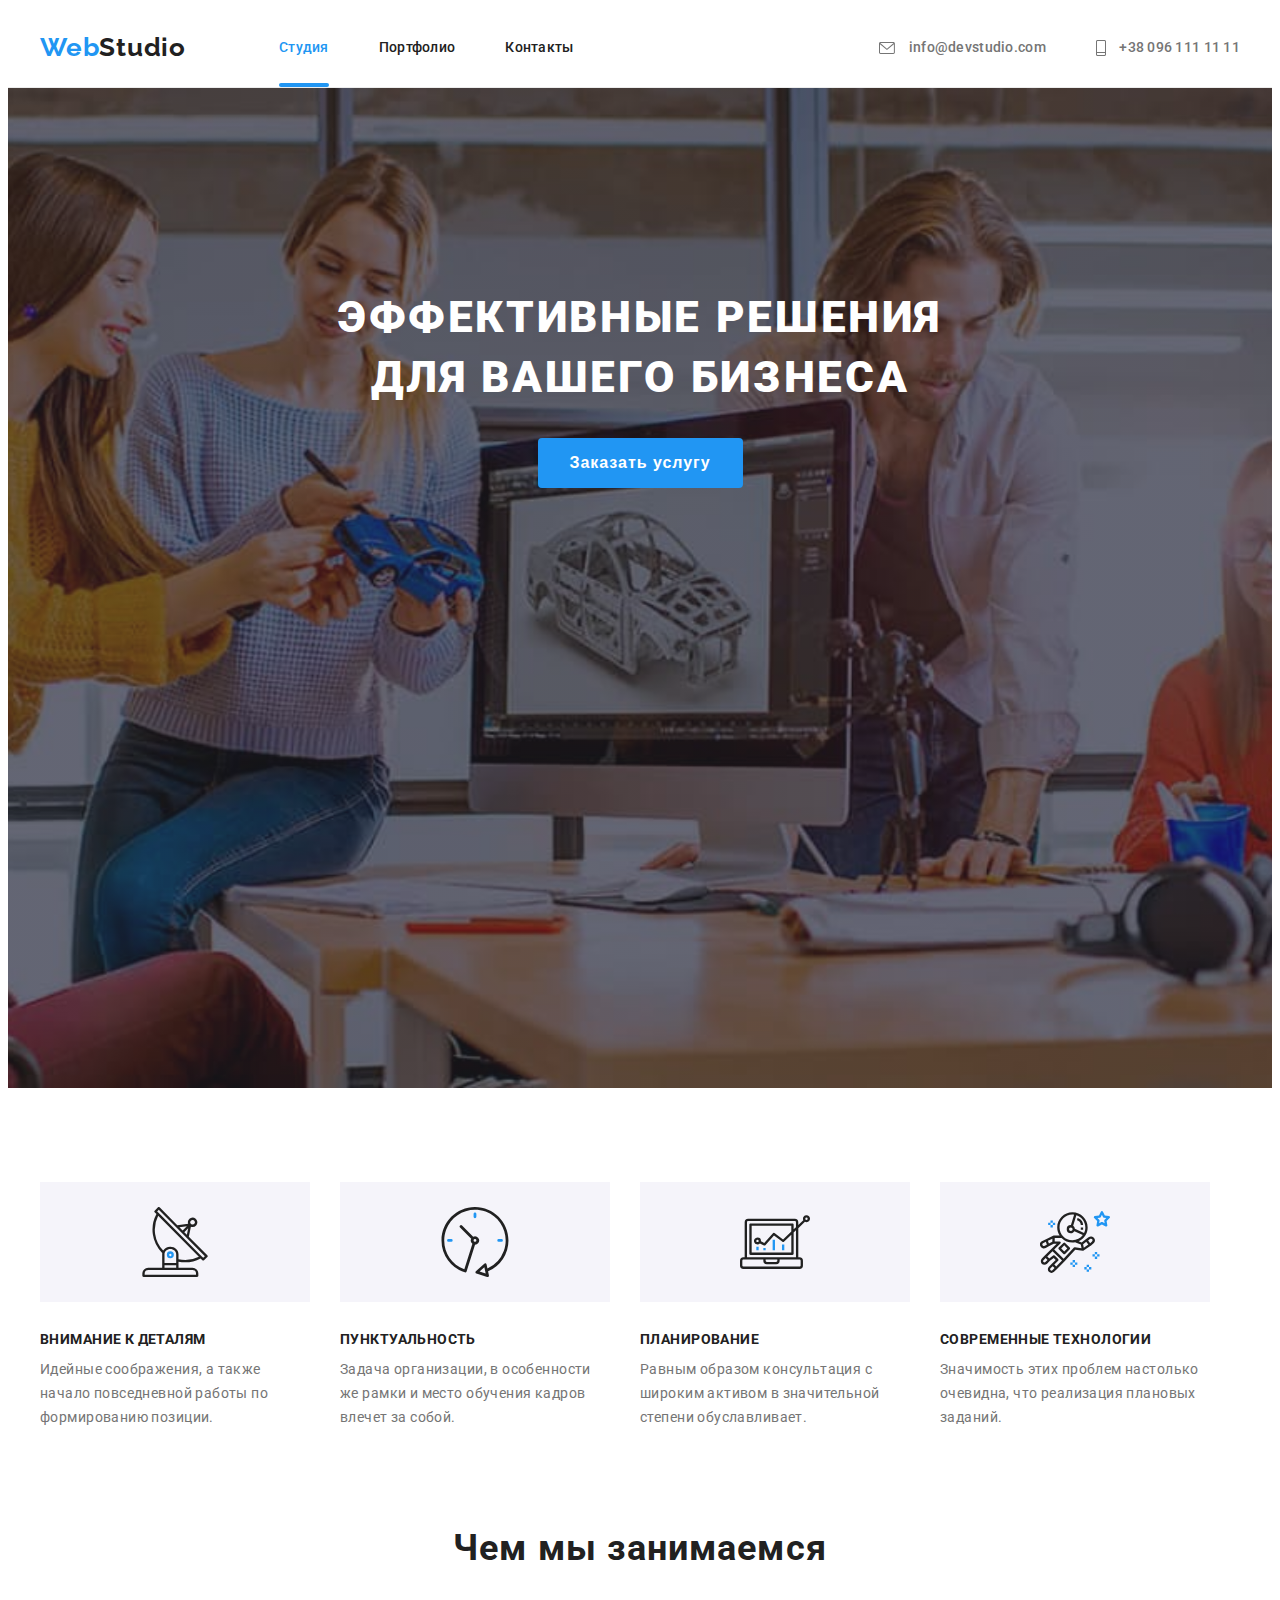
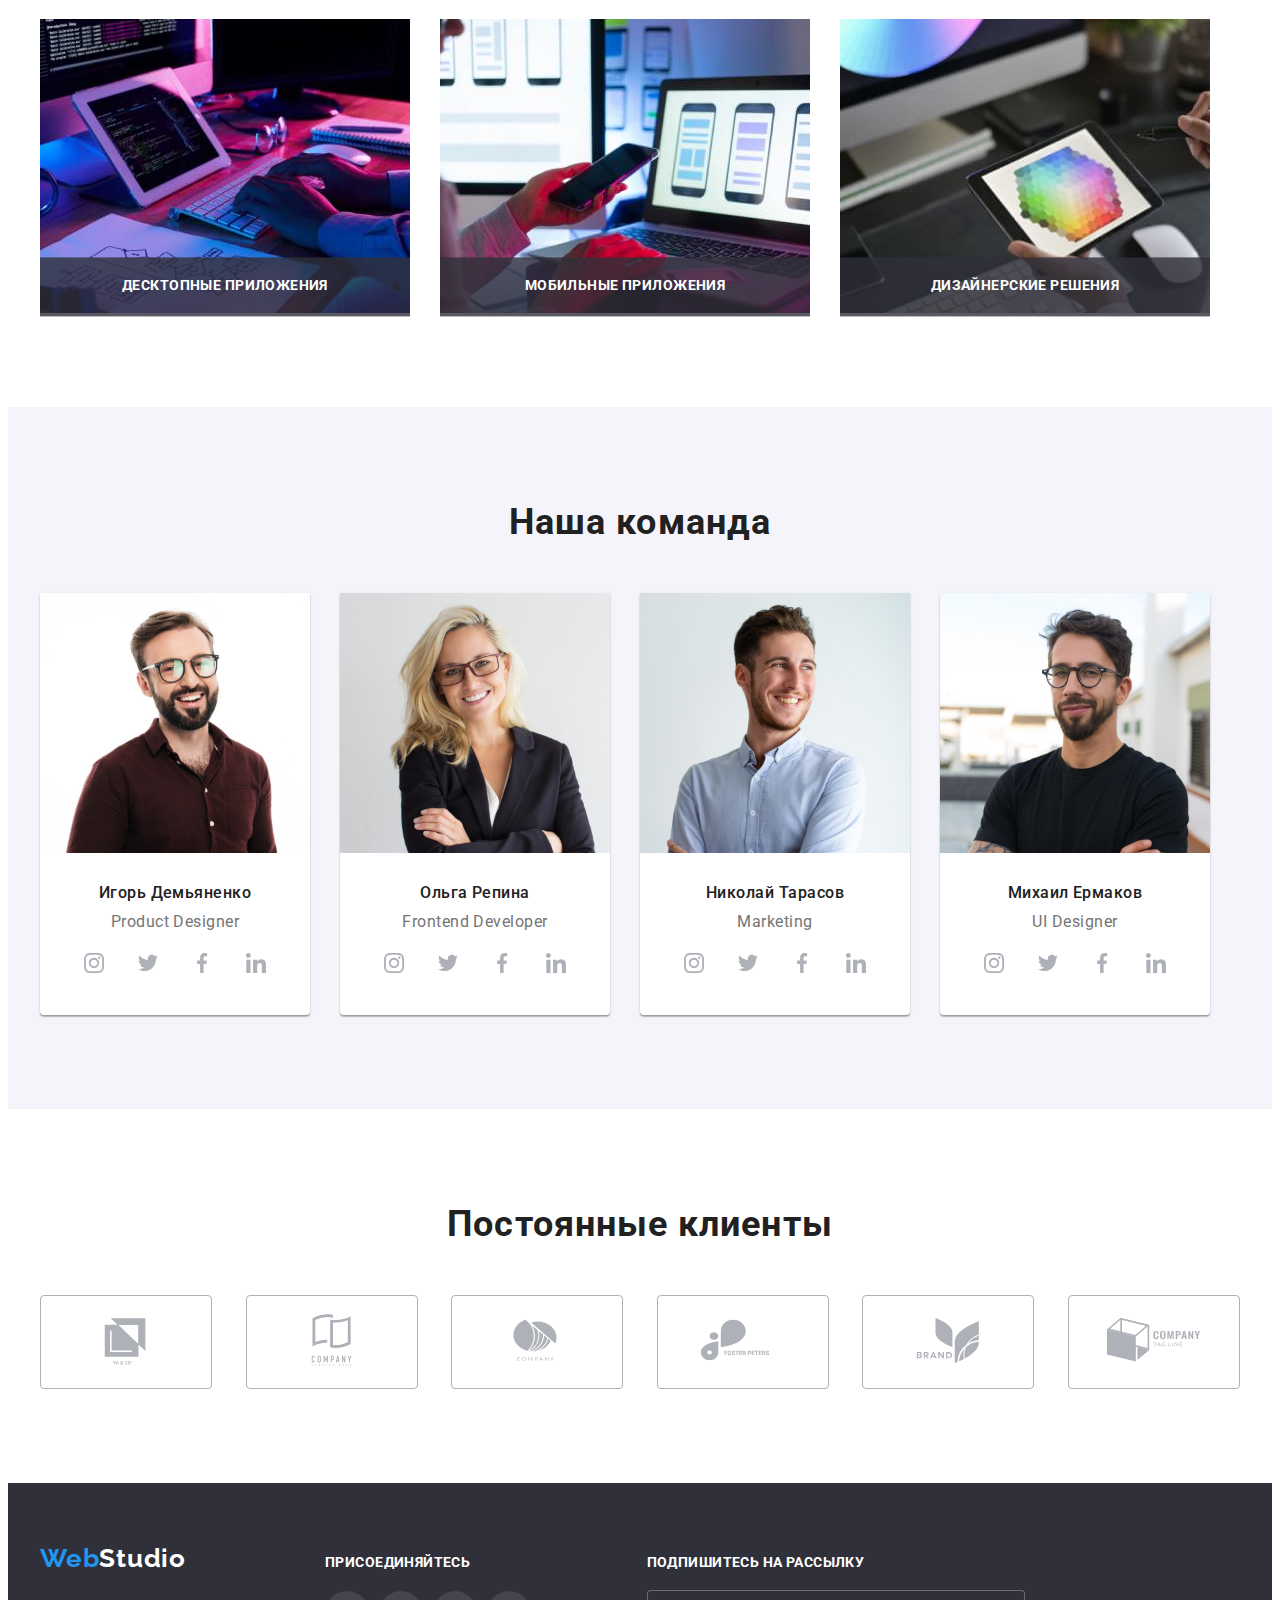
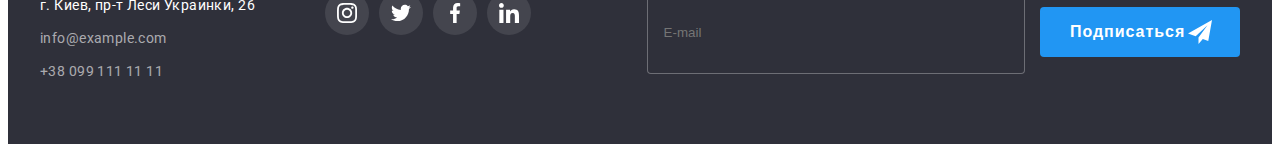
<file: index.html>
<!DOCTYPE html>
<html lang="ru">
<head>
    <meta charset="UTF-8">
    <meta http-equiv="X-UA-Compatible" content="IE=edge">
    <meta name="viewport" content="width=device-width, initial-scale=1.0">
    <title>WebStudio</title>
    <link rel="preconnect" href="https://fonts.googleapis.com">
    <link rel="preconnect" href="https://fonts.gstatic.com" crossorigin>
    <link href="https://fonts.googleapis.com/css2?family=Raleway:wght@700&family=Roboto:wght@400;500;700;900&display=swap"
        rel="stylesheet">
    <link rel="stylesheet" href="https://cdnjs.cloudflare.com/ajax/libs/modern-normalize/1.1.0/modern-normalize.min.css"
        integrity="sha512-wpPYUAdjBVSE4KJnH1VR1HeZfpl1ub8YT/NKx4PuQ5NmX2tKuGu6U/JRp5y+Y8XG2tV+wKQpNHVUX03MfMFn9Q=="
        crossorigin="anonymous" referrerpolicy="no-referrer" />
    <link rel="stylesheet" href="./css/styles.css" />
</head>
<body>
    <header class="header-border">
        <div class="container">
        <div class="header">
        <nav class="navigation">
        <a class="logo-link-header" href=""><span class="web">Web</span>Studio</a>
        <ul class="nav-list list">
            <li class="nav-list-item">
                <a class="nav-list-link current link" href="./index.html">Cтудия</a>
            </li>
            <li class="nav-list-item">
                <a class="nav-list-link link" href="./parfolio.html">Портфолио</a>
            </li>
            <li class="nav-list-item">
                <a class="nav-list-link link" href="">Контакты</a>
            </li>
        </ul>
        </nav>
        <ul class="contact-information list">
            <li class="contact-information-item">
                <svg class="mail-icon" width="16" height="12">
                    <use href="./images/symbol-defs.svg#icon-email"></use>
                </svg>
                <a class="contact-mail-header link" href="mailto:info@devstudio.com">info@devstudio.com</a>
            </li>
            <li class="contact-information-item">
                <svg class="tel-icon" width="10" height="16">
                    <use href="./images/symbol-defs.svg#icon-tel"></use>
                </svg>
                <a class="contact-number-header link" href="tel:+380961111111">+38 096 111 11 11</a>
            </li>
        </ul>
        </div>
        </div>
    </header>
<main>
    <section class="hero">
        <div class="container hero-title">
        <h1 class="main-title">Эффективные решения для вашего бизнеса</h1>
        <button data-modal-open type="button" class="hero-btn">Заказать услугу</button>
        <div class="backdrop is-hidden" data-modal>
            <div class="modal">
                <button data-modal-close class="action">
                    <svg class="action-icon">
                        <use href="./images/symbol-defs.svg#icon-x"></use>
                    </svg>
                </button>
                <p class="form-title">Оставьте свои данные, мы вам перезвоним</p>
                <form class="form">
                    <div class="form-field">
                        <label for="name" class="form-label">Имя</label>
                        <div class="wrapper-input">
                            <input type="text" class="form-input" name="name" required id="name">
                        <svg class="form-icon">
                            <use href="./images/symbol-defs.svg#icon-name" width="12" height="12"></use>
                        </svg>
                        </div>
                    </div>
                    <div class="form-field">
                        <label for="phone-number" class="form-label">Телефон</label>
                        <div class="wrapper-input">
                            <input type="tel" class="form-input" name="phone-number" required id="phone-number">
                            <svg class="form-icon">
                                <use href="./images/symbol-defs.svg#icon-phone" width="13" height="13"></use>
                            </svg>
                        </div>
                    </div>
                    <div class="form-field">
                        <label for="mail" class="form-label">Почта</label>
                        <div class="wrapper-input">
                            <input type="email" class="form-input" name="mail" required id="mail">
                            <svg class="form-icon">
                                <use href="./images/symbol-defs.svg#icon-form-email" width="15" height="12"></use>
                            </svg>
                        </div>
                    </div>
                    <div class="form-field">
                        <label for="comment" class="form-label">Комментарий</label>
                        <textarea class="form-textarea" name="comment" id="comment" placeholder="Введите текст"></textarea>
                    </div>
                    <div class="form-field-checkbox">
                        <input class="form-checkbox" type="checkbox" name="" id="">
                        <label for="comment" class="checkbox-text">Соглашаюсь с рассылкой и принимаю <a class="checkbox-selected-text" href="">Условия договора</a></label>
                    </div>
                    <button class="form-btn" type="submit">Отправить</button>
                </form>
                    
            </div>
        </div>
        </div>
    </section>
    <section class="hero-benefits section">
    <div class="container">
        <h2 class="visually-hidden">Наши преимущества</h2>
        <ul class="benefits-list list">
            <li class="benefits-item antena">
                <h3 class="benefits">Внимание к деталям</h3>
                 <p class="description-benefits">Идейные соображения, а также начало повседневной работы по формированию позиции.</p>
            </li>
            <li class="benefits-item clock">
                <h3 class="benefits">Пунктуальность</h3>
                <p class="description-benefits">Задача организации, в особенности же рамки и место обучения кадров влечет за собой.</p>
            </li>
            <li class="benefits-item diagram">
                <h3 class="benefits">Планирование</h3>
                <p class="description-benefits">Равным образом консультация с широким активом в значительной степени обуславливает.</p>
            </li>
            <li class="benefits-item astronaut">
                <h3 class="benefits">Современные технологии</h3>
                <p class="description-benefits">Значимость этих проблем настолько очевидна, что реализация плановых заданий.</p>
            </li>
        </ul>
    </div>
    </section>
    <section class="direction-activity section">
    <div class="container">
        <h2 class="direction-activity-header">Чем мы занимаемся</h2>
        <ul class="direction-activity-list"> 
            <li class="direction-activity-item list">
                <div class="direction-activity-thumb">
                    <p class="direction-activity-description">десктопные приложения</p>
                    <div class="direction-activity-image">
                        <img src="./images/verstka.jpg" alt="Верстка" width="370" height="294">
                    </div>
                </div>
            </li>
            <li class="direction-activity-item list">
                <div class="direction-activity-thumb">
                    <p class="direction-activity-description">мобильные приложения</p>
                    <div class="direction-activity-image">
                        <img src="./images/adaptaciya.jpg" alt="Адаптация приложеня под гаджет" width="370" height="294">
                    </div>
                </div>
            </li>
            <li class="direction-activity-item list">
                <div class="direction-activity-thumb">
                    <p class="direction-activity-description">дизайнерские решения</p>
                    <div class="direction-activity-image">
                        <img src="./images/palitra.jpg" alt="Палитра" width="370" height="294">
                    </div>
                </div>
            </li>
        </ul>
    </div>
    </section>
    <section class="team section">
    <div class="container">
        <h2 class="team-header">Наша команда</h2>
        <ul class="team-list">
            <li class="team-list-item list">
                <img src="./images/igor-demjanenko.jpg" alt="Игорь Демьяненко" width="270" height="260">
                <div class="team-member-information">
                    <h3 class="team-member">Игорь Демьяненко</h3>
                    <p lang="en" class="team-position">Product Designer</p>
                    <ul class="social-link">
                        <li>
                            <a class="social-link-item" href="">
                                <svg class="links" width="20" height="20">
                                    <use href="./images/symbol-defs.svg#icon-instagram"></use>
                                </svg>
                            </a>
                        </li>
                        <li>
                            <a class="social-link-item" href="">
                                <svg class="links" width="20" height="20">
                                    <use href="./images/symbol-defs.svg#icon-twitter"></use>
                                </svg>
                            </a>
                        </li>
                        <li>
                            <a class="social-link-item" href="">
                                <svg class="links" width="20" height="20">
                                    <use href="./images/symbol-defs.svg#icon-facebook"></use>
                                </svg>
                            </a>
                        </li>
                        <li>
                            <a class="social-link-item" href="">
                                <svg class="links" width="20" height="20">
                                    <use href="./images/symbol-defs.svg#icon-linkedin"></use>
                                </svg>
                            </a>
                        </li>
                    </ul>    
                </div>
            <li class="team-list-item list">
                <img src="./images/olha-repina.jpg" alt="Ольга Репина" width="270" height="260">
                <div class="team-member-information">
                    <h3 class="team-member">Ольга Репина</h3>
                    <p lang="en" class="team-position">Frontend Developer</p>
                    <ul class="social-link">
                        <li>
                            <a class="social-link-item" href="">
                                <svg class="links" width="20" height="20">
                                    <use href="./images/symbol-defs.svg#icon-instagram"></use>
                                </svg>
                            </a>
                        </li>
                        <li>
                            <a class="social-link-item" href="">
                                <svg class="links" width="20" height="20">
                                    <use href="./images/symbol-defs.svg#icon-twitter"></use>
                                </svg>
                            </a>
                        </li>
                        <li>
                            <a class="social-link-item" href="">
                                <svg class="links" width="20" height="20">
                                    <use href="./images/symbol-defs.svg#icon-facebook"></use>
                                </svg>
                            </a>
                        </li>
                        <li>
                            <a class="social-link-item" href="">
                                <svg class="links" width="20" height="20">
                                    <use href="./images/symbol-defs.svg#icon-linkedin"></use>
                                </svg>
                            </a>
                        </li>
                    </ul>
                </div>
            </li>
            <li class="team-list-item list">
                <img src="./images/nikolai-tarasov.jpg" alt="Николай Тарасов" width="270" height="260">
                <div class="team-member-information">
                    <h3 class="team-member">Николай Тарасов</h3>
                    <p lang="en" class="team-position">Marketing</p>
                    <ul class="social-link">
                        <li>
                            <a class="social-link-item" href="">
                                <svg class="links" width="20" height="20">
                                    <use href="./images/symbol-defs.svg#icon-instagram"></use>
                                </svg>
                            </a>
                        </li>
                        <li>
                            <a class="social-link-item" href="">
                                <svg class="links" width="20" height="20">
                                    <use href="./images/symbol-defs.svg#icon-twitter"></use>
                                </svg>
                            </a>
                        </li>
                        <li>
                            <a class="social-link-item" href="">
                                <svg class="links" width="20" height="20">
                                    <use href="./images/symbol-defs.svg#icon-facebook"></use>
                                </svg>
                            </a>
                        </li>
                        <li>
                            <a class="social-link-item" href="">
                                <svg class="links" width="20" height="20">
                                    <use href="./images/symbol-defs.svg#icon-linkedin"></use>
                                </svg>
                            </a>
                        </li>
                    </ul>
                </div>
            </li>
            <li class="team-list-item list">
                <img src="./images/mikhail-ermakov.jpg" alt="Михаил Ермаков" width="270" height="260">
                <div class="team-member-information">
                    <h3 class="team-member">Михаил Ермаков</h3>
                    <p lang="en" class="team-position">UI Designer</p>
                    <ul class="social-link">
                        <li>
                            <a class="social-link-item" href="">
                                <svg class="links" width="20" height="20">
                                    <use href="./images/symbol-defs.svg#icon-instagram"></use>
                                </svg>
                            </a>
                        </li>
                        <li>
                            <a class="social-link-item" href="">
                                <svg class="links" width="20" height="20">
                                    <use href="./images/symbol-defs.svg#icon-twitter"></use>
                                </svg>
                            </a>
                        </li>
                        <li>
                            <a class="social-link-item" href="">
                                <svg class="links" width="20" height="20">
                                    <use href="./images/symbol-defs.svg#icon-facebook"></use>
                                </svg>
                            </a>
                        </li>
                        <li>
                            <a class="social-link-item" href="">
                                <svg class="links" width="20" height="20">
                                    <use href="./images/symbol-defs.svg#icon-linkedin"></use>
                                </svg>
                            </a>
                        </li>
                    </ul>
                </div>
            </li>
        </ul>
    </div>
    </section>
    <section class="clients section">
    <div class="container">
        <h2 class="clients-header">Постоянные клиенты</h2>
        <ul class="clients-list">
            <li class="clients-list-item list">
                <a href="">
                    <svg class="client-logo" width="106" height="60">
                        <use href="./images/symbol-defs.svg#icon-yaco"></use>
                    </svg>
                </a>
            </li>
            <li class="clients-list-item list">
                <a href="">
                    <svg class="client-logo" width="106" height="60">
                        <use href="./images/symbol-defs.svg#icon-company"></use>
                    </svg>
                </a>
            </li>
            <li class="clients-list-item list">
                <a href="">
                    <svg class="client-logo" width="106" height="60">
                        <use href="./images/symbol-defs.svg#icon-company2"></use>
                    </svg>
                </a>
            </li>
            <li class="clients-list-item list">
                <a href="">
                    <svg class="client-logo" width="106" height="60">
                        <use href="./images/symbol-defs.svg#icon-foster-peters"></use>
                    </svg>
                </a>
            </li>
            <li class="clients-list-item list">
                <a href="">
                    <svg class="client-logo" width="106" height="60">
                        <use href="./images/symbol-defs.svg#icon-brand"></use>
                    </svg>
                </a>
            </li>
            <li class="clients-list-item list">
                <a href="">
                    <svg class="client-logo" width="106" height="60">
                        <use href="./images/symbol-defs.svg#icon-tag-line"></use>
                    </svg>
                </a>
            </li>
        </ul>
    </div>
    </section>
</main>
<footer class="footer">
        <div class="container">
            <div class="footer-container">
                <div class="contacts-information">
                     <a class= "logo-link-footer" href=""><span class="web">Web</span>Studio</a>
                    <address>
                        <ul class="address-list list"> 
                            <li class="address-list-item">
                                <a 
                                class="point-map link"
                                href="https://goo.gl/maps/nuu3AL4f5tX6AC7Y9"
                                target="_blank" 
                                rel="noopener noreferrer">г. Киев, пр-т Леси Украинки, 26
                                </a>
                            </li>
                            <li class="address-list-item">
                                <a class="contact-mail-footer link" href="mailto:info@example.com">info@example.com</a>
                            </li>
                            <li class="address-list-item">
                                <a class="contact-number-footer link" href="tel:+380991111111">+38 099 111 11 11</a>
                            </li>
                        </ul>
                    </address>
                </div>
                    <div class="footer-social-links">
                        <p class="footer-inscription">Присоединяйтесь</p>
                        <ul class="footer-social-link">
                            <li class="footer-social-link-item">
                                <a class="wrapper-footer-links" href="">
                                    <svg class="footer-links" width="20" height="20">
                                        <use href="./images/symbol-defs.svg#icon-instagram"></use>
                                    </svg>
                                </a>
                            </li>
                            <li class="footer-social-link-item">
                                <a class="wrapper-footer-links" href="">
                                    <svg class="footer-links" width="20" height="20">
                                        <use href="./images/symbol-defs.svg#icon-twitter"></use>
                                    </svg>
                                </a>
                            </li>
                            <li class="footer-social-link-item">
                                <a class="wrapper-footer-links" href="">
                                    <svg class="footer-links" width="20" height="20">
                                        <use href="./images/symbol-defs.svg#icon-facebook"></use>
                                    </svg>
                                </a>
                            </li>
                            <li class="footer-social-link-item">
                                <a class="wrapper-footer-links" href="">
                                    <svg class="footer-links" width="20" height="20">
                                        <use href="./images/symbol-defs.svg#icon-linkedin"></use>
                                    </svg>
                                </a>
                            </li>
                        </ul>
                    </div>
                    <div class="subscription">
                        <form action="" class="subscription-form">
                            <h2 class="subscription-title">Подпишитесь на рассылку</h2>
                            <label for="mail" class="subscription-form-label"></label>
                            <input type="email" class="subscription-form-input" name="mail" id="mail" placeholder="E-mail">
                            <button class="subscription-btn" type="submit">Подписаться
                                <svg class="subscription-btn-icon" width="24" height="24">
                                    <use href="./images/symbol-defs.svg#white-plane"></use>
                                </svg>
                            </button>
                        </form>
                    </div>
            </div>
        </div>
    </footer>
    <script src="./js/modal.js"></script>
    </body>
    </html>
</file>
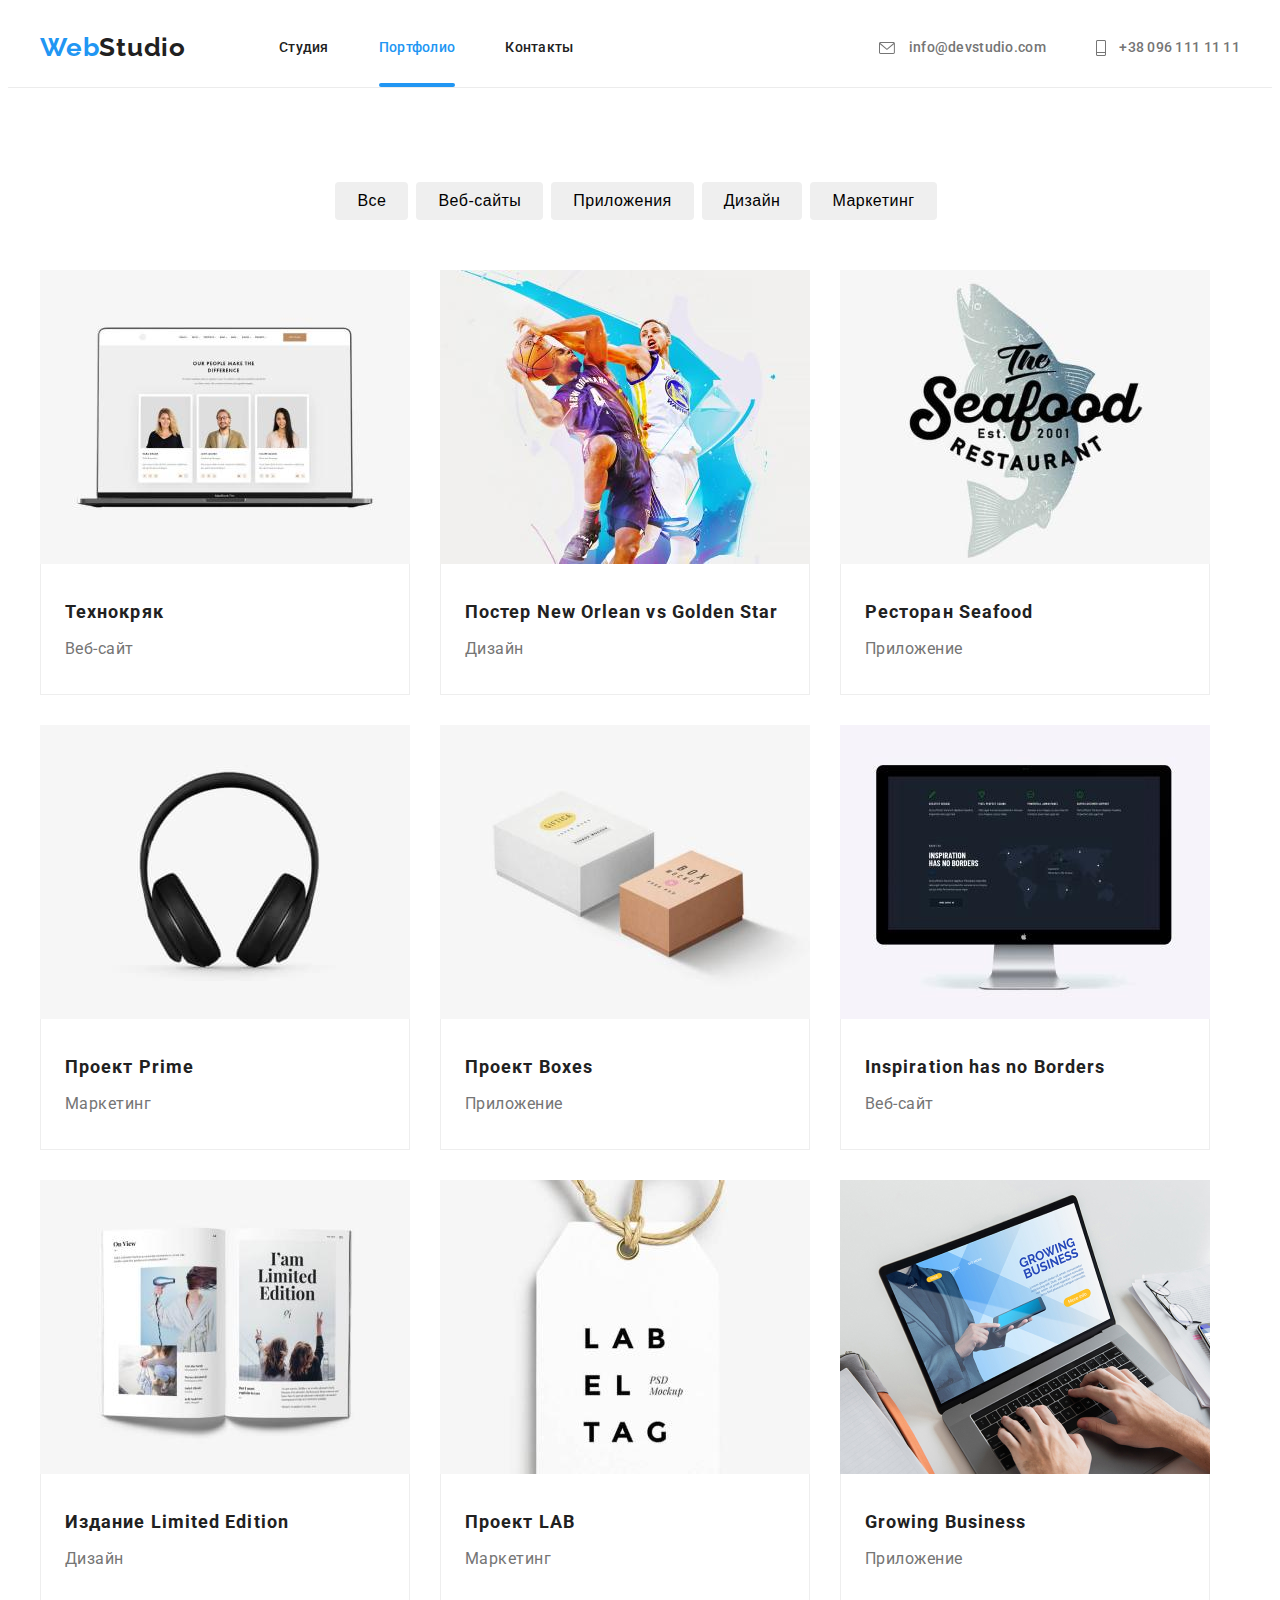
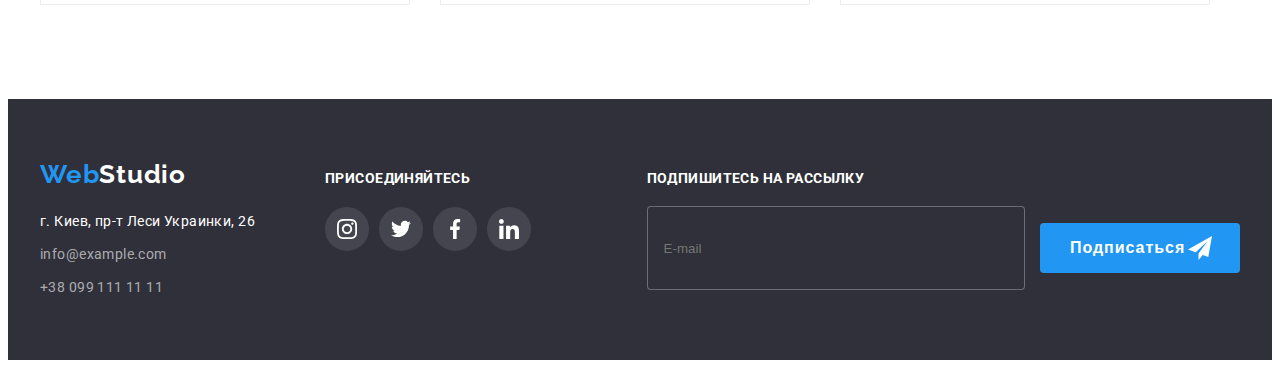
<file: parfolio.html>
<!DOCTYPE html>
<html lang="ru">
<head>
    <meta charset="UTF-8">
    <meta http-equiv="X-UA-Compatible" content="IE=edge">
    <meta name="viewport" content="width=device-width, initial-scale=1.0">
    <title>Portfolio</title>
    <link rel="preconnect" href="https://fonts.googleapis.com">
    <link rel="preconnect" href="https://fonts.gstatic.com" crossorigin>
    <link href="https://fonts.googleapis.com/css2?family=Raleway:wght@700&family=Roboto:wght@400;500;700;900&display=swap"
        rel="stylesheet">
    <link rel="stylesheet" href="https://cdnjs.cloudflare.com/ajax/libs/modern-normalize/1.1.0/modern-normalize.min.css"
        integrity="sha512-wpPYUAdjBVSE4KJnH1VR1HeZfpl1ub8YT/NKx4PuQ5NmX2tKuGu6U/JRp5y+Y8XG2tV+wKQpNHVUX03MfMFn9Q=="
        crossorigin="anonymous" referrerpolicy="no-referrer" />
    <link rel="stylesheet" href="./css/styles.css"/>
</head>
<body>
    <header class="header-border">
        <div class="container">
        <div class="header">
        <nav class="navigation">
        <a class="logo-link-header" href=""><span class="web">Web</span>Studio</a>
        <ul class="nav-list list">
            <li class="nav-list-item">
                <a class="nav-list-link link" href="./index.html">Cтудия</a>
            </li>
            <li class="nav-list-item">
                <a class="nav-list-link current link" href="./parfolio.html">Портфолио</a>
            </li>
            <li class="nav-list-item">
                <a class="nav-list-link link" href="">Контакты</a>
            </li>
        </ul>
        </nav>
            <ul class="contact-information list">
                <li class="contact-information-item">
                    <svg class="mail-icon" width="16" height="12">
                        <use href="./images/symbol-defs.svg#icon-email"></use>
                    </svg>
                    <a class="contact-mail-header link" href="mailto:info@devstudio.com">info@devstudio.com</a>
                </li>
                <li class="contact-information-item">
                    <svg class="tel-icon" width="10" height="16">
                        <use href="./images/symbol-defs.svg#icon-tel"></use>
                    </svg>
                    <a class="contact-number-header link" href="tel:+380961111111">+38 096 111 11 11</a>
                </li>
            </ul>
        </div>
        </div>
    </header>
    <main>
        <section class="portfolio-hero">
    <div class="container">
            <h1 class="visually-hidden">Наши проекты</h1>
        <ul class="portfolio-btn-list list">
            <li><button class="portfolio-btn-item" type="button">Все</button></li>
            <li><button class="portfolio-btn-item" type="button">Веб-сайты</button></li>
            <li><button class="portfolio-btn-item" type="button">Приложения</button></li>
            <li><button class="portfolio-btn-item" type="button">Дизайн</button></li>
            <li><button class="portfolio-btn-item" type="button">Маркетинг</button></li>
        </ul>
        <ul class="portfolio-projects-list">
             <li class="portfolio-projects-item list">
                <a class="portfolio-projects-item-link link" href="">
                    <div class="image">
                    <img src="./images/tehnokrjak.jpg" alt="Технокряк" width="370" height="294">    
                    <p class="portfolio-projects-description">Ресурс предлагает комплексные предложения с разным уровнем функционала и
                        сервисов. Все это позволит посетителю получить
                        исчерпывающие сведения о компании или частном лице.</p>
                    </div>
                    <div class="project-description">
                    <h3 class="portfolio-name-projects">Технокряк</h3>   
                    <p class="portfolio-type-projects">Веб-сайт</p>
                    </div>
                </a>    
            </li>
            <li class="portfolio-projects-item list">
                <a class="portfolio-projects-item-link link" href="">
                    <div class="image">
                    <img src="./images/poster-new-orlean-vs-golden-star.jpg" alt="Постер New Orlean vs Golden Star" width="370" height="294">
                    <p class="portfolio-projects-description">Ресурс предлагает комплексные предложения с разным уровнем функционала и
                            сервисов. Все это позволит посетителю получить
                            исчерпывающие сведения о компании или частном лице.</p>
                    </div>
                    <div class="project-description">
                    <h3 class="portfolio-name-projects">Постер New Orlean vs Golden Star</h3>
                    <p class="portfolio-type-projects">Дизайн</p>
                    </div>
                </a>
            </li>
            <li class="portfolio-projects-item list">
                <a class="portfolio-projects-item-link link" href="">
                    <div class="image">
                    <img src="./images/restoran-seafood.jpg" alt="Ресторан Seafood" width="370" height="294">
                    <p class="portfolio-projects-description">Ресурс предлагает комплексные предложения с разным уровнем функционала и
                        сервисов. Все это позволит посетителю получить
                        исчерпывающие сведения о компании или частном лице.</p>
                    </div>
                    <div class="project-description">
                    <h3 class="portfolio-name-projects">Ресторан Seafood</h3>
                    <p class="portfolio-type-projects">Приложение</p>
                    </div>
                </a>
            </li>
            <li class="portfolio-projects-item list">
                <a class="portfolio-projects-item-link link" href="">
                    <div class="image">
                        <img src="./images/proekt-prime.jpg" alt="Проект Prime" width="370" height="294">
                    <p class="portfolio-projects-description">Ресурс предлагает комплексные предложения с разным уровнем функционала и
                        сервисов. Все это позволит посетителю получить
                        исчерпывающие сведения о компании или частном лице.</p>
                    </div>
                    <div class="project-description">
                    <h3 class="portfolio-name-projects">Проект Prime</h3>
                    <p class="portfolio-type-projects">Маркетинг</p>
                    </div>
                </a>
            </li>
            <li class="portfolio-projects-item list">
                <a class="portfolio-projects-item-link link" href="">
                    <div class="image">
                        <img src="./images/proekt-boxes.jpg" alt="Проект Boxes" width="370" height="294">
                    <p class="portfolio-projects-description">Ресурс предлагает комплексные предложения с разным уровнем функционала и
                            сервисов. Все это позволит посетителю получить
                            исчерпывающие сведения о компании или частном лице.</p>
                    </div>
                    <div class="project-description">
                    <h3 class="portfolio-name-projects">Проект Boxes</h3>
                    <p class="portfolio-type-projects">Приложение</p>
                    </div>
                </a>
            </li>
            <li class="portfolio-projects-item list">
                <a class="portfolio-projects-item-link link" href="">
                    <div class="image">
                        <img src="./images/inspiration-has-no-borders.jpg" alt="Inspiration has no Borders" width="370" height="294">
                    <p class="portfolio-projects-description">Ресурс предлагает комплексные предложения с разным уровнем функционала и
                            сервисов. Все это позволит посетителю получить
                            исчерпывающие сведения о компании или частном лице.</p>
                    </div>
                    <div class="project-description">
                    <h3 class="portfolio-name-projects">Inspiration has no Borders</h3>
                    <p class="portfolio-type-projects">Веб-сайт</p>
                    </div>
                </a>
            </li>
            <li class="portfolio-projects-item list">
                <a class="portfolio-projects-item-link link" href="">
                    <div class="image">
                        <img src="./images/izdanie-limited-edition.jpg" alt="Издание Limited Edition" width="370" height="294">
                    <p class="portfolio-projects-description">Ресурс предлагает комплексные предложения с разным уровнем функционала и
                            сервисов. Все это позволит посетителю получить
                            исчерпывающие сведения о компании или частном лице.</p>
                    </div>
                    <div class="project-description">
                    <h3 class="portfolio-name-projects">Издание Limited Edition</h3>
                    <p class="portfolio-type-projects">Дизайн</p>
                    </div>
                </a>
            </li>
            <li class="portfolio-projects-item list">
                <a class="portfolio-projects-item-link link" href="">
                    <div class="image">
                        <img src="./images/proekt-lab.jpg" alt="Проект LAB" width="370" height="294">
                    <p class="portfolio-projects-description">Ресурс предлагает комплексные предложения с разным уровнем функционала и
                            сервисов. Все это позволит посетителю получить
                            исчерпывающие сведения о компании или частном лице.</p>
                    </div>
                    <div class="project-description">
                    <h3 class="portfolio-name-projects">Проект LAB</h3>
                    <p class="portfolio-type-projects">Маркетинг</p>
                    </div>
                </a>
            </li>
            <li class="portfolio-projects-item list">
                <a class="portfolio-projects-item-link link" href="">
                    <div class="image">
                        <img src="./images/growing-business.jpg" alt="Growing Business" width="370" height="294">
                    <p class="portfolio-projects-description">Ресурс предлагает комплексные предложения с разным уровнем функционала и
                            сервисов. Все это позволит посетителю получить
                            исчерпывающие сведения о компании или частном лице.</p>
                    </div>
                    <div class="project-description">
                    <h3 class="portfolio-name-projects">Growing Business</h3>
                    <p class="portfolio-type-projects">Приложение</p>
                    </div>
                </a>
            </li>
        </ul>
    </div>
    </section>
    </main>
    <footer class="footer">
        <div class="container">
            <div class="footer-container">
                <div class="contacts-information">
                    <a class="logo-link-footer" href=""><span class="web">Web</span>Studio</a>
                    <address>
                        <ul class="address-list list">
                            <li class="address-list-item">
                                <a 
                                class="point-map link"
                                href="https://goo.gl/maps/nuu3AL4f5tX6AC7Y9"
                                target="_blank"
                                rel="noopener noreferrer">г. Киев, пр-т Леси Украинки, 26
                                </a>
                            </li>
                            <li class="address-list-item">
                                <a class="contact-mail-footer link" href="mailto:info@example.com">info@example.com</a>
                            </li>
                            <li class="address-list-item">
                                <a class="contact-number-footer link" href="tel:+380991111111">+38 099 111 11 11</a>
                            </li>
                        </ul>
                    </address>
                </div>
                    <div class="footer-social-links">
                        <p class="footer-inscription">Присоединяйтесь</p>
                        <ul class="footer-social-link">
                            <li class="footer-social-link-item">
                                <a class="wrapper-footer-links" href="">
                                    <svg class="footer-links" width="20" height="20">
                                        <use href="./images/symbol-defs.svg#icon-instagram"></use>
                                    </svg>
                                </a>
                            </li>
                            <li class="footer-social-link-item">
                                <a class="wrapper-footer-links" href="">
                                    <svg class="footer-links" width="20" height="20">
                                        <use href="./images/symbol-defs.svg#icon-twitter"></use>
                                    </svg>
                                </a>
                            </li>
                            <li class="footer-social-link-item">
                                <a class="wrapper-footer-links" href="">
                                    <svg class="footer-links" width="20" height="20">
                                        <use href="./images/symbol-defs.svg#icon-facebook"></use>
                                    </svg>
                                </a>
                            </li>
                            <li class="footer-social-link-item">
                                <a class="wrapper-footer-links" href="">
                                    <svg class="footer-links" width="20" height="20">
                                        <use href="./images/symbol-defs.svg#icon-linkedin"></use>
                                    </svg>
                                </a>
                            </li>
                        </ul>
                    </div>
                <div class="subscription">
                    <form action="" class="subscription-form">
                        <h2 class="subscription-title">Подпишитесь на рассылку</h2>
                        <label for="mail" class="subscription-form-label"></label>
                        <input type="email" class="subscription-form-input" name="mail" id="mail" placeholder="E-mail">
                        <button class="subscription-btn" type="submit">Подписаться
                            <svg class="subscription-btn-icon" width="24" height="24">
                                <use href="./images/symbol-defs.svg#white-plane"></use>
                            </svg>
                        </button>
                    </form>
                </div>
            </div>
        </div>
    </footer>
    </body>
    </html>
</file>
<file: css/styles.css>
/* -----------------RESETS----------------- */
h1,
h2,
h3,
h4,
p {
  margin-top: 0;
  margin-bottom: 0;
}

ul,
ol {
  margin-top: 0;
  margin-bottom: 0;
  padding-left: 0;
}

img {
  display: block;
}

address {
  font-style: normal;
}

.list {
  list-style: none;
}

.link {
  text-decoration: none;
}

:root {
  --dark-text-color: #212121;
  --light-text-color: #757575;
  --wight-text-color: #fff;
  --focus-color: #2196f3;
  --dark-background-color: #2f303a;
  --light-background-color: #F5F4FA;
  --svg-color: #AFB1B8;
  --footer-contacts-color: rgba(255, 255, 255, 0.6);
}

body {
  font-family: "Roboto", sans-serif;
  letter-spacing: 0.03em;
  font-size: 14px;
}

/* -----------------HEADER----------------- */

.container {
  width: 1200px;
  margin-left: auto;
  margin-right: auto;
  padding-left: 15px;
  padding-right: 15px;
  /* outline: 1px solid crimson; */
}

.section {
  padding-top: 94px;
  padding-bottom: 94px;
}

.header-border {
  border-bottom: 1px solid #ECECEC;
}

.header {
  display: flex;
  align-items: center;
}

.navigation {
  display: flex;
  align-items: center;
}

.nav-list {
  display: flex;
  align-items: center;
}

.contact-information {
  display: flex;
  align-items: center;
  margin-left: auto;
  /* outline: 2px solid tomato; */
}

.logo-link-header {
  margin-right: 93px;
  font-family: Raleway;
  font-weight: 700;
  font-size: 26px;
  line-height: 1.19;
  letter-spacing: 0.03em;
  text-decoration-line: none;
  padding-top: 24px;
  padding-bottom: 24px;
  color: var(--dark-text-color);
}

.web {
  color: var(--focus-color);
}

.nav-list-link {
  font-weight: 500;
  font-size: 14px;
  line-height: 1.14;
  letter-spacing: 0.02em;
  padding-top: 32px;
  padding-bottom: 32px;
  color: var(--dark-text-color);
  transition: color 250ms cubic-bezier(0.4, 0, 0.2, 1);
}

.nav-list-link:hover,
.nav-list-link:focus,
.nav-list-link:active {
  color: var(--focus-color);
}

.nav-list-link.current {
  color: var(--focus-color)
}

.nav-list-item:not(:last-child) {
  margin-right: 50px;
}

.contact-information-item {
  /* outline: 2px solid teal; */
  transition: color, fill 250ms cubic-bezier(0.4, 0, 0.2, 1);
}

.current {
  position: relative;
}

.current::after {
  position: absolute;
  content: "";
  display: block;
  bottom: 0;
  left: 0;
  width: 100%;
  height: 4px;
  border-radius: 2px;
  background-color: var(--focus-color);
}

.contact-information-item:not(:last-child) {
  margin-right: 50px;
}

.contact-mail-header {
  font-weight: 500;
  font-size: 14px;
  line-height: 1.14;
  letter-spacing: 0.02em;
  padding-top: 32px;
  padding-bottom: 32px;
  vertical-align: middle;
  color: var(--light-text-color);
  vertical-align: middle;
  transition: color 250ms cubic-bezier(0.4, 0, 0.2, 1);
}

.contact-mail-header:hover,
.contact-mail-header:focus {
  color: var(--focus-color);
}

.mail-icon {
  fill: inherit;
  vertical-align: middle;
  margin-right: 10px;
}

.contact-number-header {
  font-weight: 500;
  font-size: 14px;
  line-height: 1.14;
  letter-spacing: 0.02em;
  padding-top: 32px;
  padding-bottom: 32px;
  vertical-align: middle;
  color: var(--light-text-color);
  transition: color 250ms cubic-bezier(0.4, 0, 0.2, 1);
}

.contact-number-header:hover,
.contact-number-header:focus {
  color: var(--focus-color);
}

.tel-icon {
  vertical-align: middle;
  margin-right: 10px;
  fill: inherit;
}

.contact-information-item {
  color: var(--light-text-color);
  fill: var(--light-text-color);
}

.contact-information-item:hover,
.contact-information-item:focus {
  color: var(--focus-color);
  fill: var(--focus-color);
}

/* -----------------HERO----------------- */

.hero {
  max-width: 1600px;
  text-align: center;
  height: 600px;
  margin-left: auto;
  margin-right: auto;
  padding-top: 200px;
  padding-bottom: 200px;
  background-color: var(--dark-background-color);
  background-image: linear-gradient(
    to right, 
    rgba(47, 48, 58, 0.4),
    rgba(47, 48, 58, 0.4)
    ),
  url(../images/shapka-fon.jpg);
  background-repeat: no-repeat;
  background-position: center;
  background-size: cover;
}

.main-title {
  font-weight: 900;
  font-size: 44px;
  line-height: 1.36;
  letter-spacing: 0.06em;
  text-transform: uppercase;
  margin-bottom: 30px;
  text-align: center;
  color: var(--wight-text-color);
  /* outline: 2px solid crimson; */
}

.hero-title {
  width: 696px;
}

.hero-btn {
  font-weight: 700;
  font-size: 16px;
  line-height: 1.88;
  letter-spacing: 0.06em;
  padding-top: 10px;
  padding-bottom: 10px;
  padding-left: 32px;
  padding-right: 32px;
  cursor: pointer;
  border: none;
  border-radius: 4px;
  color: var(--wight-text-color);
  background-color: var(--focus-color);
  transition: color, background-color 250ms cubic-bezier(0.4, 0, 0.2, 1);
}

.hero-btn:hover,
.hero-btn:focus {
  color: var(--wight-text-color);
  background-color: var(--focus-color);
  box-shadow: 0px 4px 4px rgba(0, 0, 0, 0.15);
}

/* .close {
  outline: 2px solid teal;
  position: absolute;
  background-image: url(../images/close.svg);
  right: 8px;
  top: 8px;
} */

.backdrop {
  position: fixed;
  /* opacity: 0; */
  top: 0;
  left: 0;
  width: 100%;
  height: 100%;
  background-color: rgba(0, 0, 0, 0.2);
  opacity: 1;
  transition-property: opacity;
  transition-duration: 500ms;
  transition-timing-function: cubic-bezier(0.4, 0, 0.2, 1);
  /* outline: 4px solid teal; */
  z-index: 10;
}

.backdrop.is-hidden {
  opacity: 0;
  pointer-events: none;
}

.backdrop.is-hidden .modal {
  opacity: 0;
  transition-property: opacity;
  transition-duration: 500ms;
  transition-timing-function: cubic-bezier(0.4, 0, 0.2, 1);
}

.modal {
  position: absolute;
  top: 50%;
  left: 50%;
  transform: translate(-50%, -50%);
  min-height: 580px;
  min-width: 528px;
  background-color: var(--wight-text-color);
  box-shadow: 0px 1px 3px rgba(0, 0, 0, 0.12), 0px 1px 1px rgba(0, 0, 0, 0.14), 0px 2px 1px rgba(0, 0, 0, 0.2);
  border-radius: 4px;
  opacity: 1;
  transition-property: opacity;
  transition-duration: 500ms;
  transition-timing-function: cubic-bezier(0.4, 0, 0.2, 1);
  z-index: 10;
  padding: 40px;
}

.form {
  
}

.form-title {
  font-weight: 700;
  font-size: 20px;
  line-height: 23px;
  text-align: center;
  letter-spacing: 0.03em;
  color: var(--dark-text-color);
  margin-bottom: 12px;
  /* outline: 2px solid tomato; */
}

.form-field {
  display: flex;
  flex-direction: column;
  align-items: start;
  /* outline: 2px solid tomato; */
}

.form-field-checkbox {
  margin-top: 20px;
  display: flex;
  justify-content: center;
}

.form-checkbox {
  margin-right: 9px;
}

.form-input {
  margin: 0;
  padding: 0;
  width: 100%;
  height: 40px;
  border: 1px solid rgba(33, 33, 33, 0.2);
  border-radius: 4px;
  cursor: pointer;
  padding-left: 42px;
  padding-top: 12px;
  padding-bottom: 12px;
  /* outline: 2px solid tomato; */
}

.wrapper-input {
  position: relative;
  width: 100%;
  margin-bottom: 10px;
  fill: var(--dark-text-color);
}

.wrapper-input:hover,
.wrapper-input:focus {
  fill: var(--focus-color);
}

.form-input:hover,
.form-input:focus {
  fill: var(--focus-color);
  border: 1px solid var(--focus-color);
}

.form-label {
  font-weight: 400;
  font-size: 12px;
  line-height: 14px;
  margin-bottom: 4px;
  color: var(--light-text-color);
  /* outline: 2px solid tomato; */
}

.checkbox-text {
  font-weight: 400;
  font-size: 14px;
  line-height: 14px;
  margin-bottom: 4px;
  color: var(--light-text-color);
}

.form-icon {
  position: absolute;
  top: 50%;
  left: 15px;
  transform: translateY(-50%);
  width: 18px;
  height: 18px;
  fill: inherit;
}

.checkbox-selected-text {
  color: var(--focus-color);
  text-decoration: 1px underline var(--focus-color);
}

.form-textarea {
  width: 100%;
  height: 120px;
  padding: 12px 16px;
  border: 1px solid rgba(33, 33, 33, 0.2);
  border-radius: 4px;
  resize: none;
}

.form-btn {
  width: 200px;
  height: 50px;
  background-color: var(--focus-color);
  border: none;
  border-radius: 4px;
  font-weight: 700;
  font-size: 16px;
  line-height: 30px;
  color: var(--wight-text-color);
  letter-spacing: 0.06em;
  margin-top: 30px;
  cursor: pointer;
}

.action {
  position: absolute;
  top: 8px;
  right: 8px;
  display: flex;
  justify-content: center;
  align-items: center;
  width: 30px;
  height: 30px;
  list-style: none;
  border-radius: 50%;
  border: 1px solid rgba(0, 0, 0, 0.1);
  cursor: pointer;
  background-color: var(--focus-colorr);
}

.action-icon {
  width: 11px;
  height: 11px;
}

.action-icon:hover,
.action-icon:focus {
  fill: currentColor;
}

.action:hover,
.action:focus {
  fill: var(--focus-color);
  color: var(--focus-color);
}

.action button {
  display: block;
  border: none;
  width: 11px;
  height: 11px;
  background-repeat: no-repeat;
  background-color: var(--wight-text-color);
  background-image: url(../images/close.svg);
  background-position: center;
  cursor: pointer;
}

/* .close {
  position: absolute;
  top: 8px;
  right: 8px;
  outline: 3px solid #ECECEC;
  border-radius: 50%;
  border: 1px solid var(--svg-color);
  cursor: pointer;
  outline: 2px solid teal;
  display: block;
  width: 30px;
  height: 30px;
  padding: 10px;
  color: var(--svg-color);
  fill: var(--svg-color);
  background-image: url(../images/close.svg);
} */

/* -----------------HERO-BENEFITS----------------- */

.hero-benefits {

}

.benefits-list {
  display: flex;
  /* outline: 1px solid tomato; */
}

.benefits-item:not(:last-child) {
margin-right: 30px;
}

.benefits-item::before {
  display: block;
  content: "";
  width: 270px;
  height: 120px;
  margin-bottom: 30px;
  background-color: #F5F4FA;
  background-repeat: no-repeat;
  background-position: center;
}

.antena::before {
  background-image: url(../images/antena.svg);
}

.clock::before {
  background-image: url(../images/clock.svg);
}

.diagram::before {
  background-image: url(../images/diagram.svg);
}

.astronaut::before {
  background-image: url(../images/astronaut.svg);
}

.wrapper {
  display: flex;
  padding: 0;
  margin: 0;
  list-style: none;
  width: 270px;
  height: 120px;
  margin-bottom: 30px;
  padding-top: 25px;
  padding-bottom: 25px;
  background-color: #F5F4FA;
  /* outline: 1px solid tomato; */
}

.benefits-item {
  /* outline: 1px solid tomato; */
}

.benefits {
  font-weight: 700;
  margin-bottom: 10px;
  font-size: 14px;
  line-height: 1.14;
  letter-spacing: 0.03em;
  text-transform: uppercase;
  color: var(--dark-text-color);
}

.description-benefits {
  font-weight: 400;
  font-size: 14px;
  line-height: 1.71;
  letter-spacing: 0.03em;
  width: 270px;
  height: 75px;
  color: var(--light-text-color);
}

/* -----------------DIRECTION-ACTIVITY----------------- */

.direction-activity {
  padding-top: 0;
}

.direction-activity-header {
  font-weight: 700;
  font-size: 36px;
  line-height: 1.17;
  letter-spacing: 0.03em;
  text-align: center;
  color: var(--dark-text-color);
  margin-bottom: 50px;
}

.direction-activity-list {
  display: flex;
}

.direction-activity-item:not(:last-child) {
  margin-right: 30px;
}

.direction-activity-thumb {
  position: relative;
}

.direction-activity-image {
  position: relative;
}

.direction-activity-description {
  position: absolute;
  font-weight: 700;
  width: 100%;
  height: 20%;
  display: flex;
  align-items: center;
  justify-content: center;
  font-size: 14px;
  line-height: 1.14;
  letter-spacing: 0.03em;
  text-transform: uppercase;
  color: var(--wight-text-color);
  left: 50%;
  bottom: 9%;
  transform: translate(-50%, 50%);
  z-index: 1;
  /* outline: 2px solid teal; */
  background-color: rgba(47, 48, 58, 0.8);
}

/* -----------------TEAM----------------- */

.team {
  background-color: var(--light-background-color);
  /* outline: 2px solid teal; */
}

.team-member-information {
  padding-left: 32px;
  padding-right: 32px;
  padding-top: 30px;
  padding-bottom: 30px;
}

.team-list {
  display: flex;
  /* outline: 2px solid teal; */
}

.team-list-item {
  background-color: #fff;
  text-align: center;
  box-shadow: 0px 1px 3px rgba(0, 0, 0, 0.12),
  0px 1px 1px rgba(0, 0, 0, 0.14),
  0px 2px 1px rgba(0, 0, 0, 0.2);
  border-radius: 0px 0px 4px 4px;
  /* outline: 2px solid teal; */
}

.team-list-item:not(:last-child) {
  margin-right: 30px;
}

.team-header {
  font-weight: bold;
  font-size: 36px;
  line-height: 1.17;
  letter-spacing: 0.03em;
  text-align: center;
  margin-bottom: 50px;
  color: var(--dark-text-color);
}

.team-member {
  font-weight: 500;
  font-size: 16px;
  line-height: 1.19;
  letter-spacing: 0.03em;
  margin-bottom: 10px;
  color: var(--dark-text-color);
}

.team-position {
  font-weight: 400;
  font-size: 16px;
  line-height: 1.19;
  letter-spacing: 0.03em;
  margin-bottom: 10px;
  color: var(--light-text-color);
}

.social-link {
  display: flex;
  padding: 0;
  margin: 0;
  list-style: none;
  justify-content: space-between;
  /* outline: 2px solid teal; */
}

.social-link-item:hover {
  background-color: var(--focus-color);
  fill: var(--wight-text-color);
}

.social-link-item {
  display: flex;
  justify-content: center;
  align-items: center;
  padding: 0;
  width: 44px;
  height: 44px;
  border-radius: 50%;
  fill: #AFB1B8;
  transition: fill, background-color 250ms cubic-bezier(0.4, 0, 0.2, 1);
  /* outline: 2px solid teal; */
}

.social-link-item:not(:last-child) {
  margin-right: 10px;
}

/* -----------------CLIENTS----------------- */

.clients {
  /* background-color: var(--light-background-color); */
  /* outline: 2px solid teal; */
}

.clients-list {
  display: flex;
  justify-content: space-between;
  /* outline: 2px solid teal; */
}

.clients-list-item {
  display: flex;
  justify-content: center;
  align-items: center;
  width: 170px;
  height: 92px;
  border-radius: 4px;
  cursor: pointer;
  fill: var(--svg-color);
  border: 1px solid var(--svg-color);
  /* outline: 2px solid tomato; */
  transition: fill 250ms cubic-bezier(0.4, 0, 0.2, 1), border 250ms cubic-bezier(0.4, 0, 0.2, 1);
}

.clients-list-item:hover {
  fill: var(--focus-color);
  border: 1px solid var(--focus-color);
}

.clients-header {
  font-weight: bold;
  font-size: 36px;
  line-height: 1.17;
  letter-spacing: 0.03em;
  text-align: center;
  margin-bottom: 50px;
  color: var(--dark-text-color);
}

.client-logo {
  fill: inherit;
}

/* -----------------FOOTER----------------- */


.logo-link-footer {
  font-family: Raleway;
  font-weight: 700;
  font-size: 26px;
  line-height: 1.19;
  letter-spacing: 0.03em;
  text-decoration-line: none;
  color: var(--wight-text-color);
}

.footer {
  padding-top: 60px;
  padding-bottom: 60px;
  background-color: var(--dark-background-color);
}

.address-list {
  margin-top: 20px;
}

.address-list-item:not(:last-child) {
  margin-bottom: 9px;
}

.point-map {
  font-weight: 400;
  font-size: 14px;
  line-height: 1.71;
  letter-spacing: 0.03em;
  color: var(--wight-text-color);
  transition: color 250ms cubic-bezier(0.4, 0, 0.2, 1);
}

.point-map:hover,
.point-map:focus {
  color: var(--focus-color);
}

.contact-mail-footer {
  font-weight: 400;
  font-size: 14px;
  line-height: 1.71;
  letter-spacing: 0.03em;
  color: var(--footer-contacts-color);
  transition: color 250ms cubic-bezier(0.4, 0, 0.2, 1);
}

.contact-mail-footer:hover,
.contact-mail-footer:focus {
  color: var(--focus-color);
}

.contact-number-footer {
  font-style: normal;
  font-weight: 400;
  font-size: 14px;
  line-height: 1.71;
  letter-spacing: 0.03em;
  color: var(--footer-contacts-color);
  transition: color 250ms cubic-bezier(0.4, 0, 0.2, 1);
}

.contact-number-footer:hover,
.contact-number-footer:focus {
  color: var(--focus-color);
}

.footer-container {
  display: flex;
  align-items: baseline;
}

.footer-social-link {
  display: flex;
  /* outline: 1px solid teal; */
}

.footer-social-link-item {
  display: flex;
  justify-content: center;
  align-items: center;
  color: var(--dark-text-color);
  width: 44px;
  height: 44px;
  border-radius: 50%;
  background-color: rgba(255, 255, 255, 0.1);
  /* outline: 2px solid teal; */
  fill: var(--wight-text-color);
  transition: background-color 250ms cubic-bezier(0.4, 0, 0.2, 1);
}

.wrapper-footer-links {
  width: 20px;
  height: 20px;
}

.footer-links {
  /* width: 20px;
  height: 20px; */
  /* outline: 2px solid teal; */
  fill: inherit;
}

/* .footer-links:hover {
  fill: var(--wight-text-color)
} */

.footer-social-link-item:hover {
  background-color: var(--focus-color);
}

.footer-social-link-item:not(:last-child) {
  margin-right: 10px;
}

.contacts-information {
  margin-right: 70px;
}

.footer-inscription {
  font-weight: 700;
  font-size: 14px;
  line-height: 1.14;
  letter-spacing: 0.03em;
  margin-bottom: 20px;
  text-transform: uppercase;
  color: var(--wight-text-color);
}

/* -----------------PORTFOLIO-HEADER----------------- */

/* -----------------PARTFOLIO-HERO----------------- */

.portfolio-hero {
  padding-top: 94px;
  padding-bottom: 94px;
}

.visually-hidden {
  position: absolute;
  width: 1px;
  height: 1px;
  margin: -1px;
  padding: 0;
  overflow: hidden;
  border: 0;
  clip: rect(0 0 0 0);
}

.portfolio-btn-list {
  display: flex;
  justify-content: center;
  margin-bottom: 50px;
}

.portfolio-btn-item {
  cursor: pointer;
  margin-right: 8px;
}

.portfolio-btn-item {
  font-weight: 500;
  font-size: 16px;
  line-height: 1.62;
  letter-spacing: 0.03em;
  border: none;
  border-radius: 4px;
  padding-top: 6px;
  padding-bottom: 6px;
  padding-left: 22px;
  padding-right: 22px;
  transition: background-color 250ms cubic-bezier(0.4, 0, 0.2, 1), color 250ms cubic-bezier(0.4, 0, 0.2, 1), box-shadow 250ms cubic-bezier(0.4, 0, 0.2, 1);
}

.portfolio-btn-item:hover,
.portfolio-btn-item:focus {
  background-color: var(--focus-color);
  color: var(--wight-text-color);
  box-shadow: 0px 3px 1px rgba(0, 0, 0, 0.1),
  0px 1px 2px rgba(0, 0, 0, 0.08),
  0px 2px 2px rgba(0, 0, 0, 0.12);
}

.portfolio-projects-item {
  transition: box-shadow 250ms cubic-bezier(0.4, 0, 0.2, 1);
}

.portfolio-projects-item:hover {
  box-shadow: 0px 1px 1px rgba(0, 0, 0, 0.12),
  0px 4px 4px rgba(0, 0, 0, 0.06),
  1px 4px 6px rgba(0, 0, 0, 0.16);
}

.portfolio-projects-item:not(:nth-child(3n)) {
  margin-right: 30px;
}

.portfolio-projects-item:not(:nth-last-child(-n + 3)) {
  margin-bottom: 30px;
}

.image {
  position: relative;
  overflow: hidden;
}

.project-description {
  padding-top: 30px;
  padding-bottom: 30px;
  padding-left: 24px;
  border-left: 1px solid #EEEEEE;
  border-right: 1px solid #EEEEEE;
  border-bottom: 1px solid #EEEEEE;
  text-decoration: none;
}

.portfolio-projects-description {
  content: "";
  position: absolute;
  width: 100%;
  height: 100%;
  opacity: 0.9;
  left: 0;
  top: 0;
  padding-left: 24px;
  padding-top: 64px;
  padding-right: 24px;
  padding-bottom: 64px;
  font-weight: 400;
  font-size: 18px;
  line-height: 1.56;
  letter-spacing: 0.03em;
  color: var(--wight-text-color);
  transform: translateY(101%);
  transition: transform 250ms cubic-bezier(0.4, 0, 0.2, 1);
  background-color: var(--focus-color)
}

.portfolio-projects-item:hover .portfolio-projects-description {
  transform: translate(0)
}

/* .thumb {
  position: relative;
  overflow: hidden;
} */

/* .image::before {
  display: inline-block;
  content: "";
  text-align: center;
  position: absolute;
  width: 100%;
  height: 100%;
  opacity: 0;
  top: 0;
  left: 0;
  transform: translateY(100%);
  transition: transform 250ms cubic-bezier(0.4, 0, 0.2, 1);
  background-color: var(--focus-color)
} */

/* .image:hover::before {
  content: "";
  opacity: 0.5;
  top: 0;
  left: 0;
  transform: translate(0)
} */

.portfolio-projects-list {
  display: flex;
  flex-wrap: wrap;
  /* outline: 2px solid teal; */
}

.portfolio-name-projects {
  font-weight: 700;
  font-size: 18px;
  line-height: 2;
  letter-spacing: 0.06em;
  padding-bottom: 4px;
  color: var(--dark-text-color);
}

.portfolio-type-projects {
  font-weight: 400;
  font-size: 16px;
  line-height: 1.88;
  letter-spacing: 0.03em;
  color: var(--light-text-color);
}

.subscription {
  margin-left: auto;
}

.subscription-form {
  margin-left: auto;
}

.subscription-title {
  font-weight: 700;
  font-size: 14px;
  line-height: 16px;
  letter-spacing: 0.03em;
  text-transform: uppercase;
  margin-bottom: 20px;
  color: var(--wight-text-color);
}

.subscription-form-input {
  width: 358px;
  height: 50px;
  margin-right: 12px;
  border-radius: 4px;
  border: 1px solid rgba(255, 255, 255, 0.3);
  background-color: var(--dark-background-color);
  color: var(--wight-text-color);
  padding-left: 16px;
  padding-top: 16px;
  padding-bottom: 16px;
}

.subscription-form-inpu::placeholder {
  font-weight: 400;
    font-size: 16px;
    line-height: 20px;
    letter-spacing: 0.03em;
}

.subscription-btn {
  position: relative;
  width: 200px;
  height: 50px;
  font-weight: 700;
  font-size: 16px;
  line-height: 30px;
  padding-left: 30px;
  padding-right: 62px;
  padding-top: 10px;
  padding-bottom: 10px;
  letter-spacing: 0.06em;
  color: var(--wight-text-color);
  background-color: var(--focus-color);
  border-radius: 4px;
  border: none;
  cursor: pointer;
}

.subscription-btn-icon {
  display: inline-block;
  position: absolute;
  top: 13px;
  right: 28px;
  fill: var(--wight-text-color);
}

/* -----------------PARTFOLIO-FOOTER----------------- */
</file>
